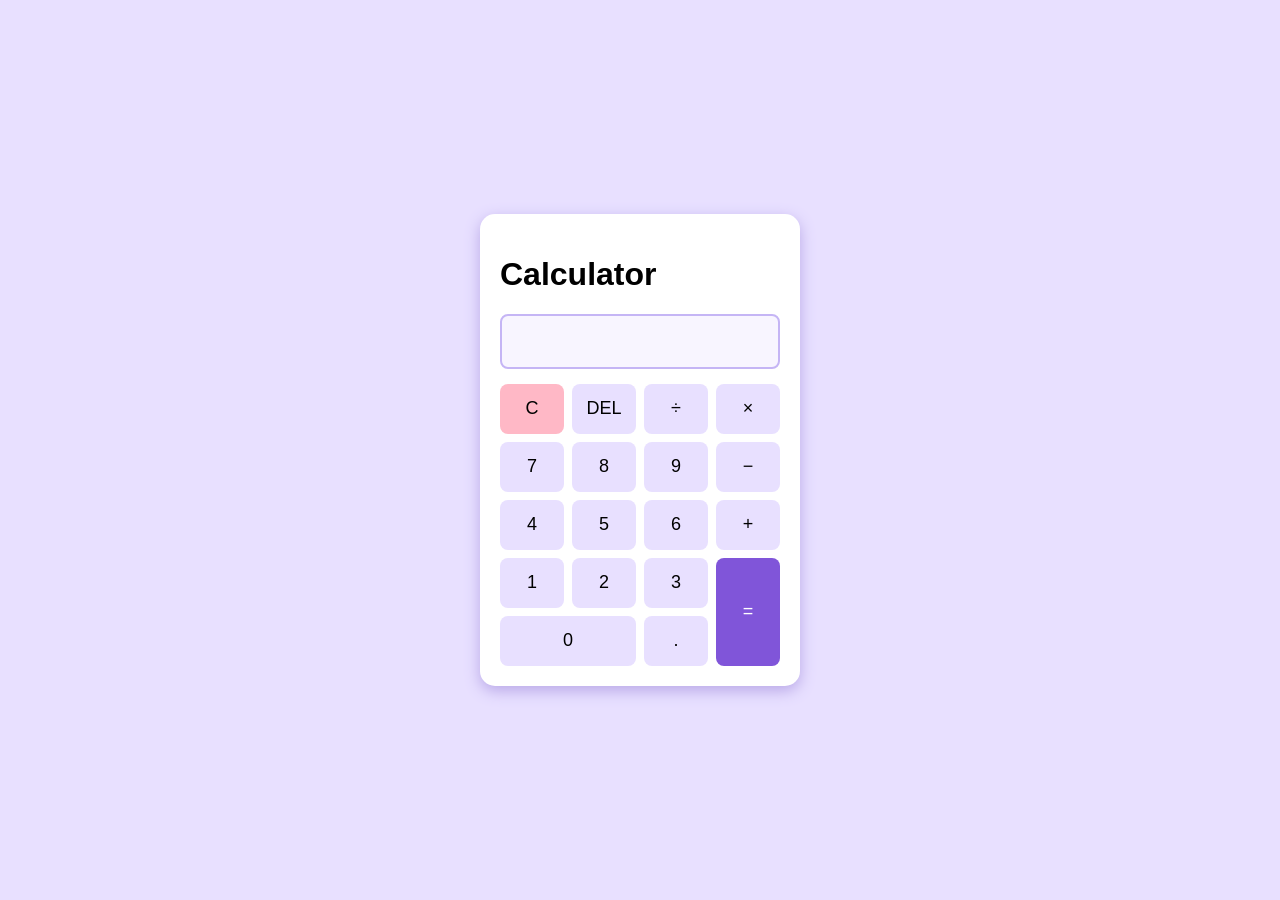
<file: calculator/index.html>
<!DOCTYPE html>
<html lang="en">
<head>
    <meta charset="UTF-8">
    <meta name="viewport" content="width=device-width, initial-scale=1.0">

    <title>My Calculator</title>

    <link rel="stylesheet" href="style.css">
</head>

<body>

    <div class="calculator">

        <h1>Calculator</h1>

        <input type="text" id="display" readonly>

        <div class="buttons">

            <button onclick="clearDisplay()" class="clear">C</button>
            <button onclick="deleteLast()" class="delete">DEL</button>
            <button onclick="addValue('/')" class="operator">÷</button>
            <button onclick="addValue('*')" class="operator">×</button>

            <button onclick="addValue('7')">7</button>
            <button onclick="addValue('8')">8</button>
            <button onclick="addValue('9')">9</button>
            <button onclick="addValue('-')" class="operator">−</button>

            <button onclick="addValue('4')">4</button>
            <button onclick="addValue('5')">5</button>
            <button onclick="addValue('6')">6</button>
            <button onclick="addValue('+')" class="operator">+</button>

            <button onclick="addValue('1')">1</button>
            <button onclick="addValue('2')">2</button>
            <button onclick="addValue('3')">3</button>
            <button onclick="calculate()" class="equal">=</button>

            <button onclick="addValue('0')" class="zero">0</button>
            <button onclick="addValue('.')">.</button>

        </div>

    </div>

    <script src="script.js"></script>

</body>
</html>
</file>
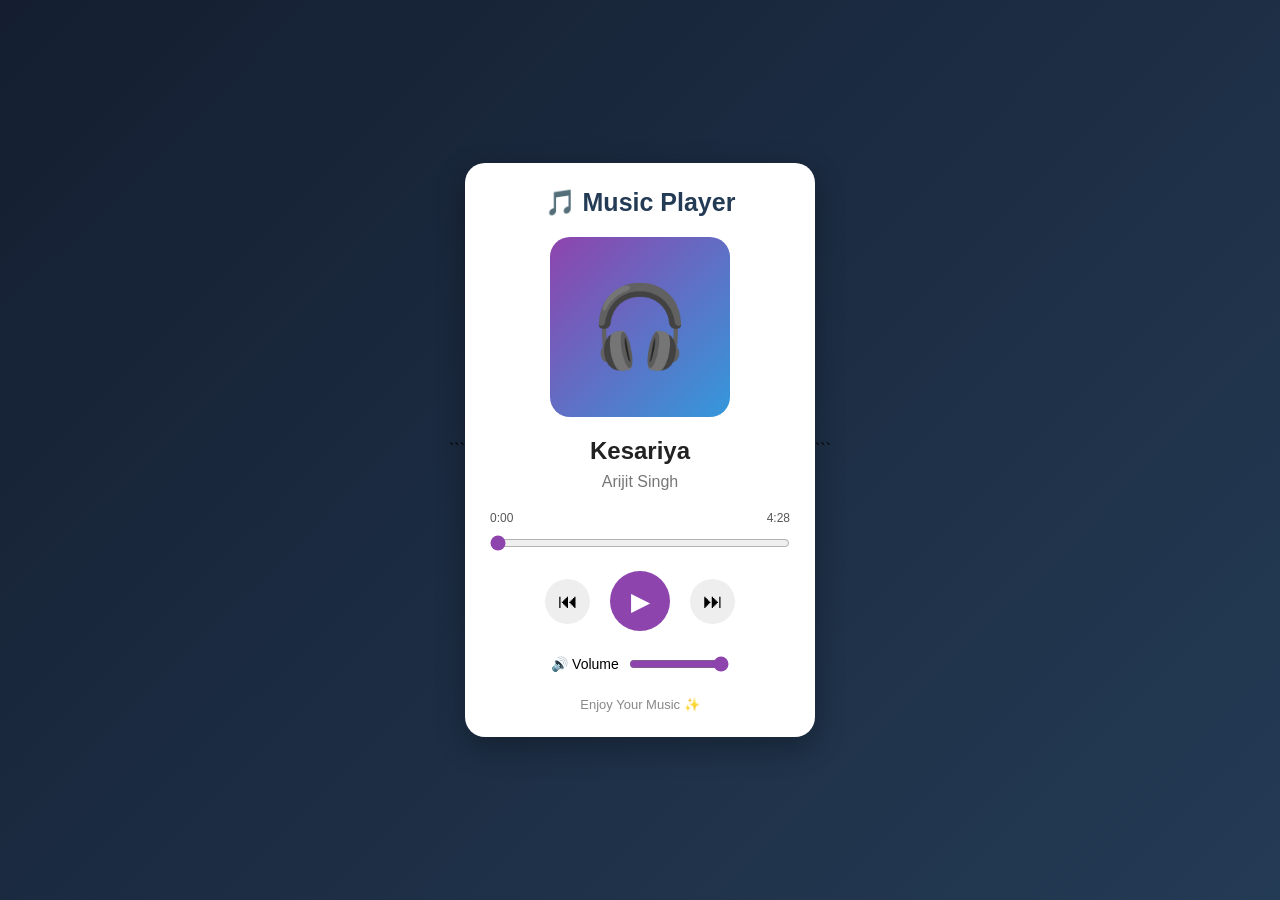
<file: music player/index.html>
<!DOCTYPE html>

<html lang="en">
<head>
    <meta charset="UTF-8">
    <meta name="viewport" content="width=device-width, initial-scale=1.0">
    <title>My Music Player</title>
    <link rel="stylesheet" href="style.css">
</head>
<body>

```
<div class="music-player">
    <h1>🎵 Music Player</h1>

    <div class="album-cover">🎧</div>

    <h2 id="title">Kesariya</h2>
    <p id="artist">Arijit Singh</p>

    <audio id="audio" preload="auto">
    <source src="./Kesariya.mp3" type="audio/mpeg">
</audio>

    <div class="time">
        <span id="currentTime">0:00</span>
        <span id="duration">0:00</span>
    </div>

    <input type="range" id="progress" value="0" min="0" max="100">

    <div class="controls">
        <button onclick="previousSong()">⏮</button>
        <button id="playBtn" onclick="playPause()">▶</button>
        <button onclick="nextSong()">⏭</button>
    </div>

    <div class="volume-control">
        <label for="volume">🔊 Volume</label>
        <input type="range" id="volume" min="0" max="1"
               step="0.1" value="1">
    </div>

    <p class="footer">Enjoy Your Music ✨</p>
</div>

<script src="script.js"></script>
```

</body>
</html>
</file>
<file: calculator/style.css>
body {
background: #e8e0ff;
font-family: Arial, sans-serif;
display: flex;
justify-content: center;
align-items: center;
min-height: 100vh;
margin: 0;
}

.calculator {
background: white;
width: 280px;
padding: 20px;
border-radius: 15px;
box-shadow: 0 5px 15px #b9a8e8;
}

h2 {
text-align: center;
color: #7048c6;
}

#display {
width: 100%;
height: 55px;
box-sizing: border-box;
margin-bottom: 15px;
padding: 10px;
font-size: 24px;
text-align: right;
border: 2px solid #c5b5f5;
border-radius: 8px;
background: #f8f5ff;
}

.buttons {
display: grid;
grid-template-columns: repeat(4, 1fr);
gap: 8px;
}

button {
height: 50px;
border: none;
border-radius: 8px;
background: #e8e0ff;
font-size: 18px;
cursor: pointer;
}

button:hover {
background: #cbbaff;
}

.clear {
background: #ffb8c6;
}

.equal {
background: #8055d9;
color: white;
grid-row: span 2;
height: auto;
}

.zero {
grid-column: span 2;
}
</file>
<file: music player/style.css>
* {
    margin: 0;
    padding: 0;
    box-sizing: border-box;
}

body {
    font-family: Arial, sans-serif;
    background: linear-gradient(135deg, #141e30, #243b55);
    min-height: 100vh;
    display: flex;
    justify-content: center;
    align-items: center;
    padding: 20px;
}

.music-player {
    width: 350px;
    max-width: 100%;
    background: white;
    padding: 25px;
    border-radius: 20px;
    text-align: center;
    box-shadow: 0 10px 30px rgba(0, 0, 0, 0.3);
}

h1 {
    font-size: 25px;
    color: #243b55;
    margin-bottom: 20px;
}

.album-cover {
    width: 180px;
    height: 180px;
    margin: 0 auto 20px;
    background: linear-gradient(135deg, #8e44ad, #3498db);
    border-radius: 20px;
    display: flex;
    justify-content: center;
    align-items: center;
    font-size: 80px;
}

h2 {
    color: #222;
    margin-bottom: 8px;
}

#artist {
    color: #777;
    margin-bottom: 20px;
}

.time {
    display: flex;
    justify-content: space-between;
    font-size: 12px;
    color: #555;
}

#progress {
    width: 100%;
    margin: 10px 0 20px;
    cursor: pointer;
    accent-color: #8e44ad;
}

.controls {
    display: flex;
    justify-content: center;
    align-items: center;
    gap: 20px;
    margin-bottom: 25px;
}

.controls button {
    width: 45px;
    height: 45px;
    border: none;
    border-radius: 50%;
    background: #eee;
    font-size: 20px;
    cursor: pointer;
}

.controls #playBtn {
    width: 60px;
    height: 60px;
    background: #8e44ad;
    color: white;
    font-size: 25px;
}

.controls button:hover {
    transform: scale(1.08);
}

.volume-control {
    display: flex;
    justify-content: center;
    align-items: center;
    gap: 10px;
    font-size: 14px;
}

#volume {
    width: 100px;
    accent-color: #8e44ad;
    cursor: pointer;
}

.footer {
    margin-top: 25px;
    font-size: 13px;
    color: #888;
}

@media (max-width: 400px) {
    .music-player {
        padding: 20px;
    }
}
</file>
